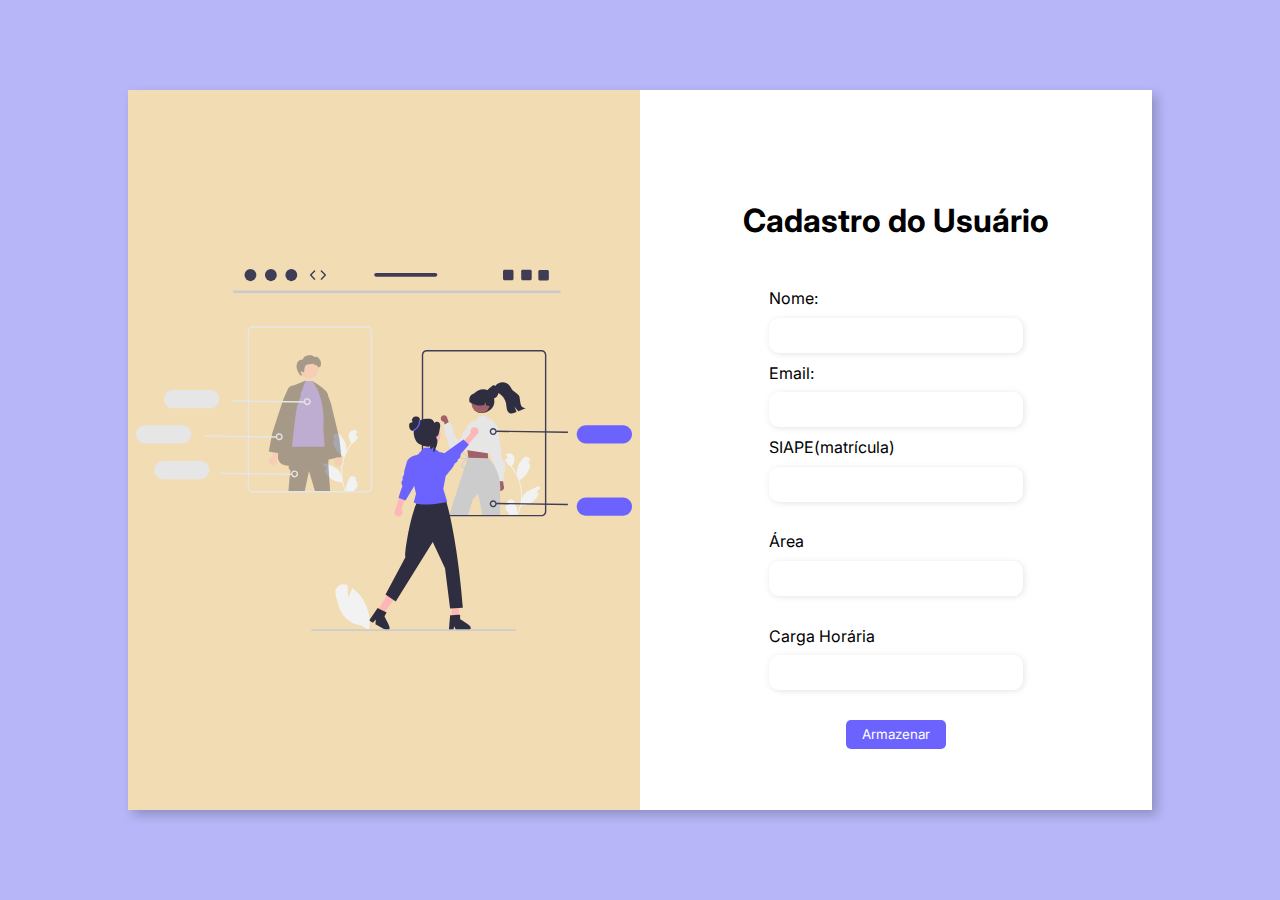
<file: index.html>
<!DOCTYPE html>
<html lang="en">
<head>
    <meta charset="UTF-8">
    <meta http-equiv="X-UA-Compatible" content="IE=edge">
    <meta name="viewport" content="width=device-width, initial-scale=1.0">
    <title>Cadastro do usuário</title>
    <link rel="stylesheet" href="trab.css">
</head>
<body>
    <div class="container">
        <div class="form-image">
            <img src="undraw_shopping_re_hdd9.svg">
        </div>
    <form id="formulario">
        <h1 id="cadastro">Cadastro do Usuário</h1>
        <div>
            <label for="nome">Nome:</label><br>
            <input type="text" id="nome" name="nome"><br>
        </div>
        <div>
            <label for="email">Email:</label><br>
            <input type="email" id="email" name="email"><br>
        </div>
        <div>
            <label for="senha">SIAPE(matrícula)</label><br>
            <input type="text" id="siape" name="siape"><br><br>
        </div>
        <div>
            <label for="senha">Área</label><br>
            <input type="text" id="area" name="area"><br><br>
        </div>
        <div>
            <label for="senha">Carga Horária</label><br>
            <input type="text" id="carga" name="carga"><br><br>
        </div>
        <div>
            <button onclick="armazenar()" id="botao"><a href="tarefas.html">Armazenar</a></button>
        </div>
    </form>
    <script src="trab.js"></script>
</body>
</html>
</file>
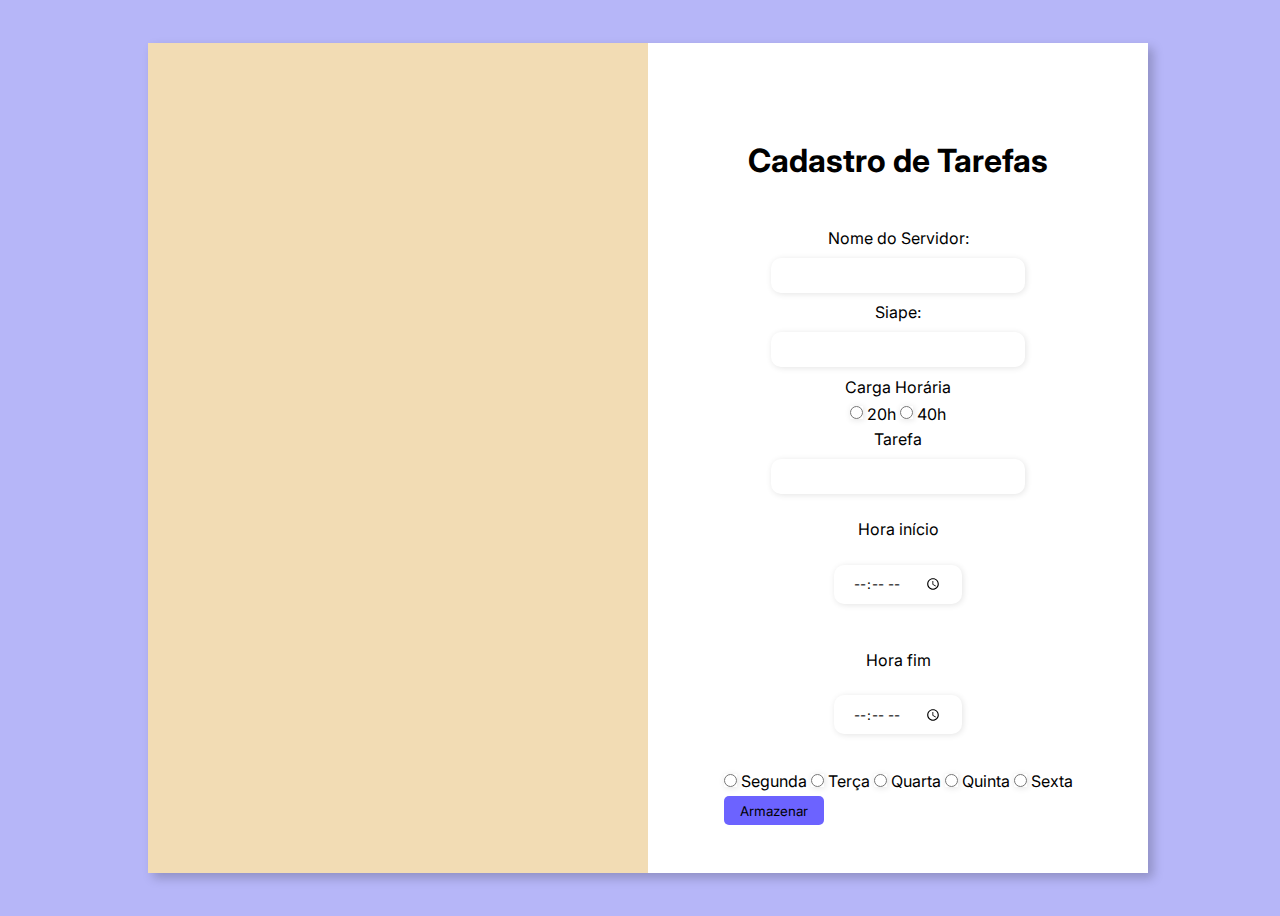
<file: tarefas.html>
<!DOCTYPE html>
<html lang="en">
<head>
    <meta charset="UTF-8">
    <meta http-equiv="X-UA-Compatible" content="IE=edge">
    <meta name="viewport" content="width=device-width, initial-scale=1.0">
    <link rel="stylesheet" href="tarefas.css">
    <title>Cadastro de Tarefas</title>
</head>
<body>
    <div class="container">
        <div class="form-image">
            <div id="tarefas"></div>
        </div>
   
    <div>
    <form id="formulario">
        <h1 id="cadastro">Cadastro de Tarefas</h1>
    <div>
        <label for="nome">Nome do Servidor:</label><br>
        <input type="text" id="nome" name="nome"><br>
    </div id="formulario">
    <div>
        <label for="siape">Siape:</label><br>
        <input type="text" id="siape" name="siape"><br>
    </div>
    <div>
    <div>
        <label for="carga">Carga Horária</label><br>
        <input type="radio" name="carga" value="20"> 20h
        <input type="radio" name="carga" value="40"> 40h
    </div>
    <div>
        <label for="tarefa">Tarefa</label><br>
        <input type="text" id="tarefa" name="tarefa"><br>
    
            <p>Hora início</p>
            <input type="time" id="splInicial"><br><br>
            <p>Hora fim</p>
            <input type="time" id="splFinal"><br><br>
        
            <input type="radio" name="opcao" value="segunda"> Segunda
            <input type="radio" name="opcao" value="terça"> Terça
            <input type="radio" name="opcao" value="quarta"> Quarta
            <input type="radio" name="opcao" value="quinta"> Quinta
            <input type="radio" name="opcao" value="sexta"> Sexta 
            <button onclick="verificarHorario()" id="botao">Armazenar</button>   
        </div>
    </form>

<script src="tarefas.js"></script>
</body>
</html>
</file>
<file: trab.css>
@import url('https://fonts.googleapis.com/css2?family=Inter:wght@100;200;300;400;500&family=Sarala:wght@700&display=swap');
*{
    padding: 0;
    margin: 0;
    box-sizing: border-box;
    font-family: 'Inter' ;
}
body{
    width: 100%;
    height: 100vh;
    display: flex;
    justify-content: center;
    align-items: center;
    background:#0c0ce94d;
}
.container{
    width: 80%;
    height: 80vh;
    display: flex;
    box-shadow: 5px 5px 10px rgba(0,0,0, .212);
}
.form-image{
    width: 50%;
    display: flex;
    justify-content: center;
    align-items: center;
    background-color: #fde3a7d7;
    padding:1rem ;
}
.form-image img{
    width: 31rem;
}
#formulario{
    width: 50%;
    display: flex;
    justify-content: center;
    align-items: center;
    flex-direction: column;
    background-color: #fff;
    padding: 3rem;
}
#cadastro{
    margin-bottom: 3rem;
    display: flex;
    justify-content: center;
    align-items: center;
    margin-top: 50px;
}
/* #cadastro ::after{
    content: '';
    display: block;
    width: 5rem;
    height: 0.3rem;
    background-color: #6c63ff;
    margin: 0 auto;
    position: absolute;
    border-radius: 10px ;
} */

#botao{
    display: flex;
    align-items: center;
    border: none;
    background-color: #6c63ff;
    padding: 0.4rem 1rem;
    border-radius: 5px;
    cursor: pointer;
}
#botao:hover{
    background-color: #6b63fff1;
}
#botao a{
    text-decoration: none;
    color: #fff;
}
input{
    display: inline-block;
    flex-wrap: wrap;
    justify-content: space-between;
    flex-direction: row;
    margin-bottom: 1.1rem;
    margin: 0.6rem 0;
    padding: 0.6rem 1.2rem;
    border: none;
    border-radius: 10px;
    box-shadow: 1px 1px 6px #0000001c;
}
</file>
<file: tarefas.css>
@import url('https://fonts.googleapis.com/css2?family=Inter:wght@100;200;300;400;500&family=Sarala:wght@700&display=swap');
*{
    padding: 0;
    margin: 10;
    box-sizing: border-box;
    font-family: 'Inter' ;
}
body{
    width: 100%;
    height: 100vh;
    display: flex;
    justify-content: center;
    align-items: center;
    background:#0c0ce94d;
}
.container{
    width: 100;
    height: 100;
    display: flex;
    box-shadow: 5px 5px 10px rgba(0,0,0, .212);
}
.form-image{
    width: 500px;
    display: flex;
    justify-content: center;
    align-items: center;
    background-color: #fde3a7d7;
    padding:1rem ;
}

#formulario{
    width: 500px;
    display: flex;
    justify-content: center;
    align-items: center;
    text-align: center;
    flex-direction: column;
    background-color: #fff;
    padding: 3rem;
}
#cadastro{
    margin-bottom: 3rem;
    display: flex;
    justify-content: center;
    align-items: center;
    margin-top: 50px;
}
/* #cadastro ::after{
    content: '';
    display: block;
    width: 5rem;
    height: 0.3rem;
    background-color: #6c63ff;
    margin: 0 auto;
    position: absolute;
    border-radius: 10px ;
} */

#botao{
    display: flex;
    align-items: center;
    border: none;
    background-color: #6c63ff;
    padding: 0.4rem 1rem;
    border-radius: 5px;
}
#botao:hover{
    background-color: #6b63fff1;
}
input{
    display: inline-block;
    flex-wrap: wrap;
    justify-content: space-between;
    flex-direction: row;
    margin-bottom: 1.1rem;
    margin: 0.6rem 0;
    padding: 0.6rem 1.2rem;
    border: none;
    border-radius: 10px;
    box-shadow: 1px 1px 6px #0000001c;
}
</file>
